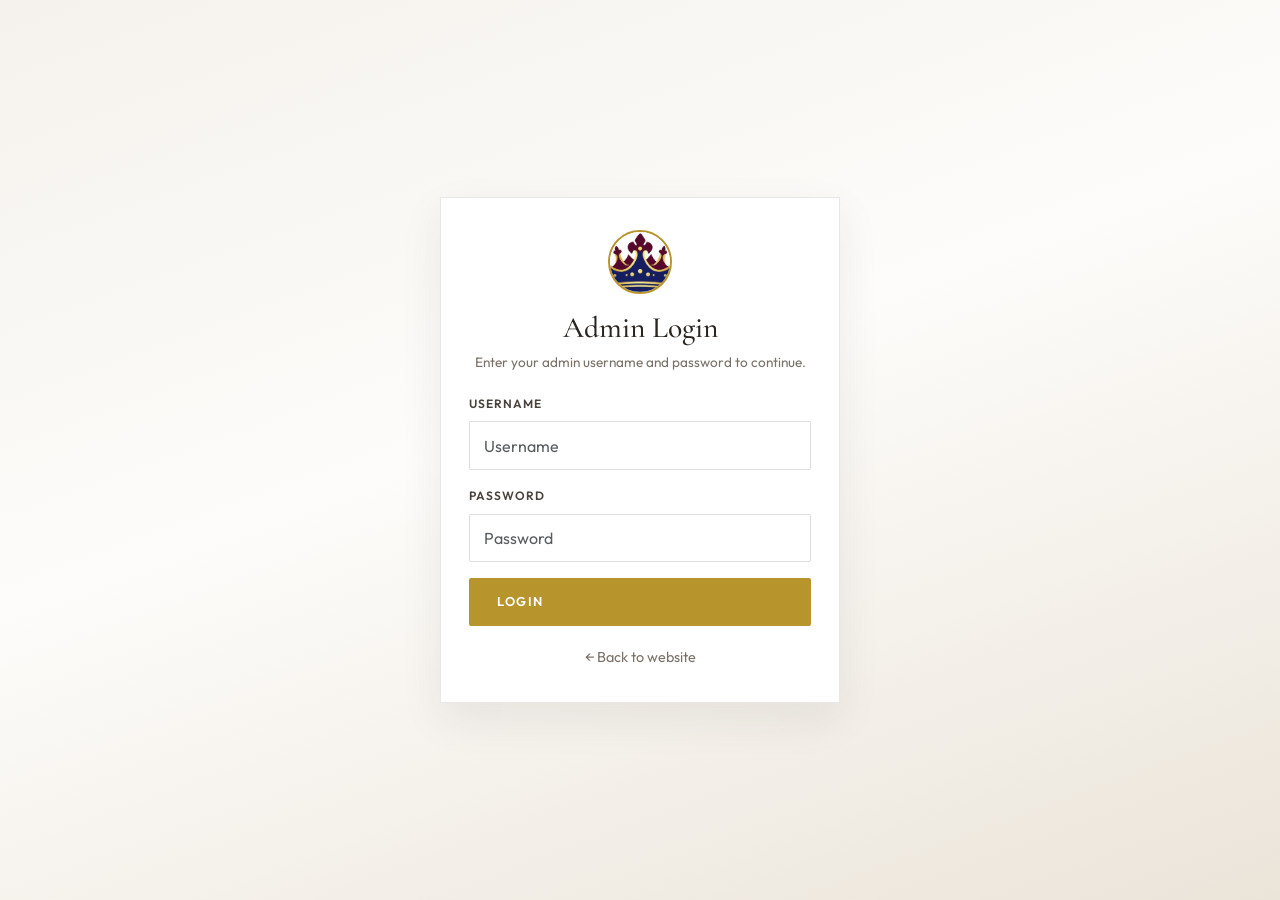
<file: admin/index.html>
<!DOCTYPE html>
<html lang="en">
<head>
  <meta charset="UTF-8">
  <meta name="viewport" content="width=device-width, initial-scale=1.0">
  <title>Admin | The King Rugs</title>
  <link rel="icon" href="../images/logo2.jpeg" type="image/jpeg">
  <link href="https://cdn.jsdelivr.net/npm/bootstrap@5.3.0/dist/css/bootstrap.min.css" rel="stylesheet">
  <link rel="stylesheet" href="https://cdn.jsdelivr.net/npm/bootstrap-icons@1.11.1/font/bootstrap-icons.css">
  <link rel="preconnect" href="https://fonts.googleapis.com">
  <link rel="preconnect" href="https://fonts.gstatic.com" crossorigin>
  <link href="https://fonts.googleapis.com/css2?family=Cormorant+Garamond:wght@500;600;700&family=Outfit:wght@300;400;500;600&display=swap" rel="stylesheet">
  <link rel="stylesheet" href="../css/style.css">
  <link rel="stylesheet" href="../css/admin.css">
</head>
<body class="admin-body">

  <section id="login-view" class="admin-login">
    <div class="admin-login-card">
      <img src="../images/logo2.jpeg" alt="Logo" class="admin-logo">
      <h1>Admin Login</h1>
      <p class="admin-hint">Enter your admin username and password to continue.</p>
      <form id="login-form" autocomplete="off">
        <div class="mb-3">
          <label class="form-label" for="username">Username</label>
          <input type="text" id="username" name="tkr_u" class="form-control" placeholder="Username"
                 autocomplete="off" autocapitalize="off" spellcheck="false" readonly required>
        </div>
        <div class="mb-3">
          <label class="form-label" for="password">Password</label>
          <input type="password" id="password" name="tkr_p" class="form-control" placeholder="Password"
                 autocomplete="new-password" readonly required>
        </div>
        <p id="login-error" class="admin-error d-none">Wrong username or password.</p>
        <button type="submit" class="btn-king w-100">Login</button>
      </form>
      <a href="../index.html" class="admin-back">← Back to website</a>
    </div>
  </section>

  <section id="dashboard-view" class="admin-dashboard d-none">
    <header class="admin-topbar">
      <div class="container d-flex align-items-center justify-content-between flex-wrap gap-2">
        <div class="d-flex align-items-center gap-2">
          <img src="../images/logo2.jpeg" alt="" width="36" height="36" style="border-radius:50%;object-fit:cover;">
          <strong>The King Rugs — Admin</strong>
        </div>
        <div class="d-flex gap-2">
          <a href="../products.html" class="btn btn-sm btn-outline-secondary">Products page</a>
          <a href="../index.html" class="btn btn-sm btn-outline-secondary">Website</a>
          <button type="button" id="logout-btn" class="btn btn-sm btn-dark">Logout</button>
        </div>
      </div>
    </header>

    <div class="container py-4">
      <!-- PRODUCTS -->
      <div id="tab-products" class="admin-tab-panel">
        <div class="d-flex align-items-center justify-content-between flex-wrap gap-2 mb-3">
          <div>
            <h2 class="admin-page-title mb-1">Manage Products</h2>
            <p class="text-muted mb-0 small">
              Edit name, size, MRP and discount %. Sale price calculates automatically.
            </p>
          </div>
          <div class="d-flex gap-2">
            <button type="button" id="save-products-btn" class="btn btn-sm btn-king">
              <i class="bi bi-check2"></i> Save products
            </button>
            <button type="button" id="reset-products-btn" class="btn btn-sm btn-outline-secondary">
              Reset defaults
            </button>
          </div>
        </div>
        <p id="products-save-msg" class="admin-save-msg d-none"></p>
        <div class="table-responsive">
          <table class="table admin-table admin-products-table">
            <thead>
              <tr>
                <th>#</th>
                <th>Image</th>
                <th>Product name</th>
                <th>Material</th>
                <th>Size</th>
                <th>MRP (₹)</th>
                <th>Discount %</th>
                <th>Sale price</th>
              </tr>
            </thead>
            <tbody id="products-admin-body"></tbody>
          </table>
        </div>
      </div>

    </div>
  </section>

  <script src="../js/products-data.js"></script>
  <script src="../js/admin.js"></script>
</body>
</html>
</file>
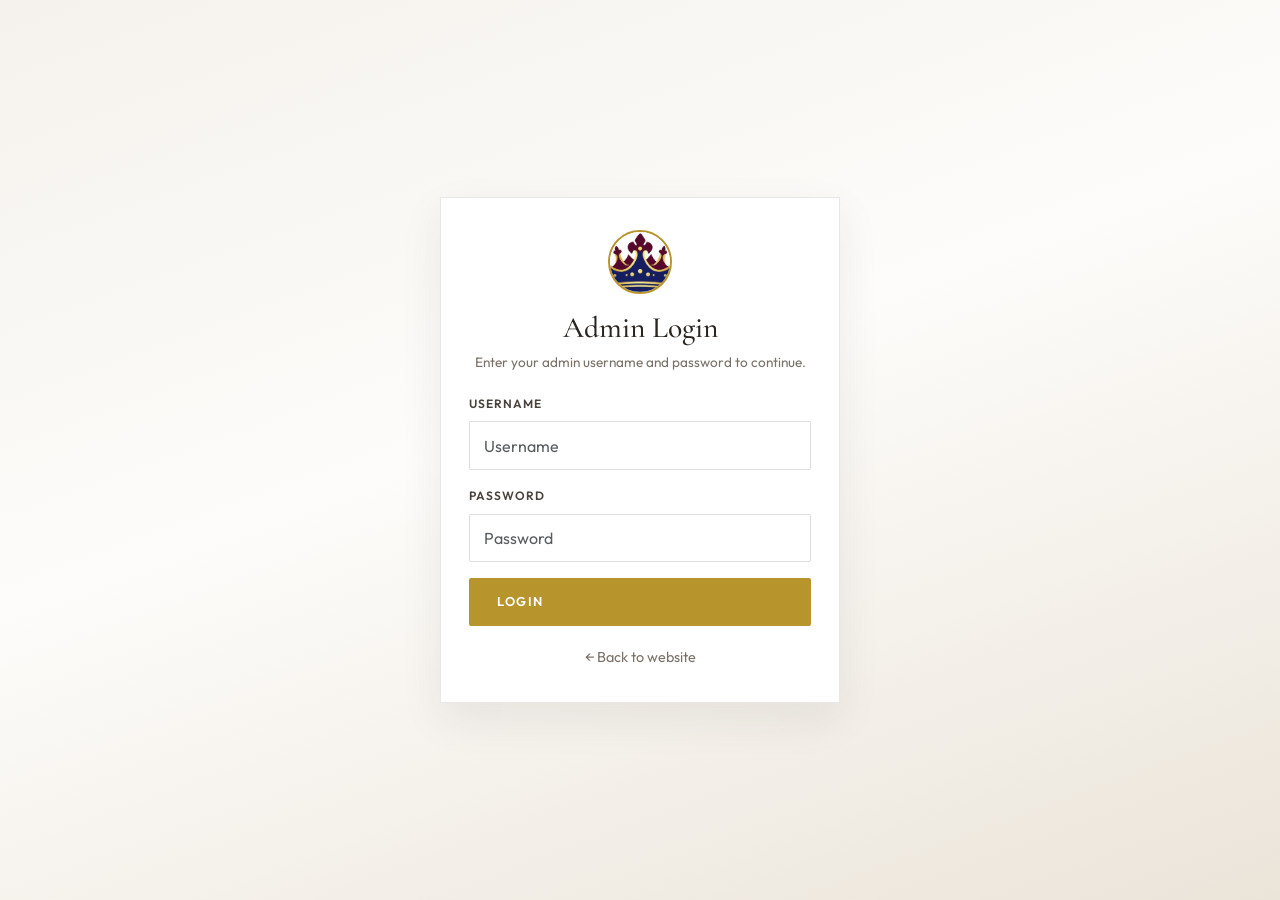
<file: admin.html>
<!DOCTYPE html>
<html lang="en">
<head>
  <meta charset="UTF-8">
  <meta name="viewport" content="width=device-width, initial-scale=1.0">
  <title>Admin | The King Rugs</title>
  <link rel="icon" href="images/logo2.jpeg" type="image/jpeg">
  <link href="https://cdn.jsdelivr.net/npm/bootstrap@5.3.0/dist/css/bootstrap.min.css" rel="stylesheet">
  <link rel="stylesheet" href="https://cdn.jsdelivr.net/npm/bootstrap-icons@1.11.1/font/bootstrap-icons.css">
  <link rel="preconnect" href="https://fonts.googleapis.com">
  <link rel="preconnect" href="https://fonts.gstatic.com" crossorigin>
  <link href="https://fonts.googleapis.com/css2?family=Cormorant+Garamond:wght@500;600;700&family=Outfit:wght@300;400;500;600&display=swap" rel="stylesheet">
  <link rel="stylesheet" href="css/style.css">
  <link rel="stylesheet" href="css/admin.css">
</head>
<body class="admin-body">

  <section id="login-view" class="admin-login">
    <div class="admin-login-card">
      <img src="images/logo2.jpeg" alt="Logo" class="admin-logo">
      <h1>Admin Login</h1>
      <p class="admin-hint">Enter your admin username and password to continue.</p>
      <form id="login-form" autocomplete="off">
        <div class="mb-3">
          <label class="form-label" for="username">Username</label>
          <input type="text" id="username" name="tkr_u" class="form-control" placeholder="Username"
                 autocomplete="off" autocapitalize="off" spellcheck="false" readonly required>
        </div>
        <div class="mb-3">
          <label class="form-label" for="password">Password</label>
          <input type="password" id="password" name="tkr_p" class="form-control" placeholder="Password"
                 autocomplete="new-password" readonly required>
        </div>
        <p id="login-error" class="admin-error d-none">Wrong username or password.</p>
        <button type="submit" class="btn-king w-100">Login</button>
      </form>
      <a href="index.html" class="admin-back">← Back to website</a>
    </div>
  </section>

  <section id="dashboard-view" class="admin-dashboard d-none">
    <header class="admin-topbar">
      <div class="container d-flex align-items-center justify-content-between flex-wrap gap-2">
        <div class="d-flex align-items-center gap-2">
          <img src="images/logo2.jpeg" alt="" width="36" height="36" style="border-radius:50%;object-fit:cover;">
          <strong>The King Rugs — Admin</strong>
        </div>
        <div class="d-flex gap-2">
          <a href="products.html" class="btn btn-sm btn-outline-secondary">Products page</a>
          <a href="index.html" class="btn btn-sm btn-outline-secondary">Website</a>
          <button type="button" id="logout-btn" class="btn btn-sm btn-dark">Logout</button>
        </div>
      </div>
    </header>

    <div class="container py-4">
      <!-- PRODUCTS -->
      <div id="tab-products" class="admin-tab-panel">
        <div class="d-flex align-items-center justify-content-between flex-wrap gap-2 mb-3">
          <div>
            <h2 class="admin-page-title mb-1">Manage Products</h2>
            <p class="text-muted mb-0 small">
              Edit name, size, MRP and discount %. Sale price calculates automatically.
            </p>
          </div>
          <div class="d-flex gap-2">
            <button type="button" id="save-products-btn" class="btn btn-sm btn-king">
              <i class="bi bi-check2"></i> Save products
            </button>
            <button type="button" id="reset-products-btn" class="btn btn-sm btn-outline-secondary">
              Reset defaults
            </button>
          </div>
        </div>
        <p id="products-save-msg" class="admin-save-msg d-none"></p>
        <div class="table-responsive">
          <table class="table admin-table admin-products-table">
            <thead>
              <tr>
                <th>#</th>
                <th>Image</th>
                <th>Product name</th>
                <th>Material</th>
                <th>Size</th>
                <th>MRP (₹)</th>
                <th>Discount %</th>
                <th>Sale price</th>
              </tr>
            </thead>
            <tbody id="products-admin-body"></tbody>
          </table>
        </div>
      </div>

    </div>
  </section>

  <script src="js/products-data.js"></script>
  <script src="js/admin.js"></script>
</body>
</html>
</file>
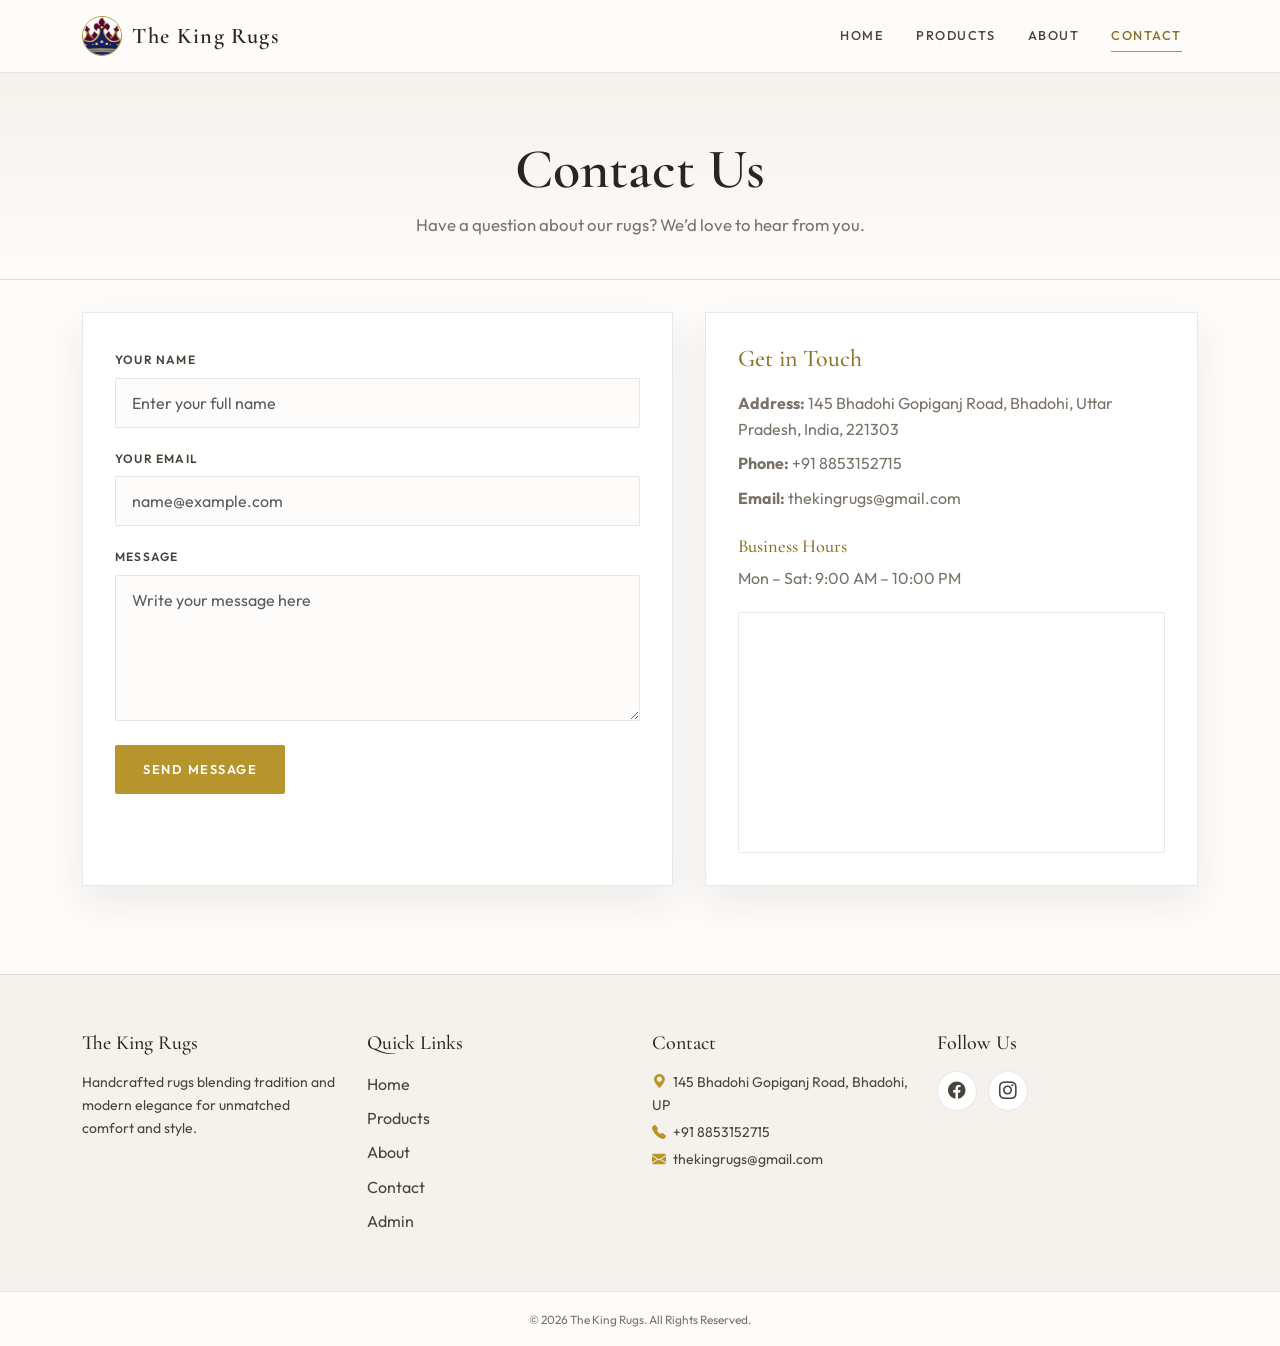
<file: contact.html>
<!DOCTYPE html>
<html lang="en">
<head>
  <meta charset="UTF-8">
  <meta name="viewport" content="width=device-width, initial-scale=1.0">
  <title>The King Rugs | Contact</title>
  <link rel="icon" href="images/logo2.jpeg" type="image/jpeg">
  <link href="https://cdn.jsdelivr.net/npm/bootstrap@5.3.0/dist/css/bootstrap.min.css" rel="stylesheet">
  <link rel="stylesheet" href="https://cdn.jsdelivr.net/npm/bootstrap-icons@1.11.1/font/bootstrap-icons.css">
  <link rel="preconnect" href="https://fonts.googleapis.com">
  <link rel="preconnect" href="https://fonts.gstatic.com" crossorigin>
  <link href="https://fonts.googleapis.com/css2?family=Cormorant+Garamond:wght@500;600;700&family=Outfit:wght@300;400;500;600&display=swap" rel="stylesheet">
  <link rel="stylesheet" href="css/style.css">
</head>
<body>

  <header class="site-nav">
    <nav class="navbar navbar-expand-lg">
      <div class="container">
        <a class="navbar-brand" href="index.html">
          <img src="images/logo2.jpeg" alt="The King Rugs Logo">
          <span class="brand-name">The King Rugs</span>
        </a>
        <button class="navbar-toggler" type="button" data-bs-toggle="collapse" data-bs-target="#navbarNav"
                aria-controls="navbarNav" aria-expanded="false" aria-label="Toggle navigation">
          <span class="navbar-toggler-icon"></span>
        </button>
        <div class="collapse navbar-collapse" id="navbarNav">
          <ul class="navbar-nav ms-auto">
            <li class="nav-item"><a class="nav-link" href="index.html">Home</a></li>
            <li class="nav-item"><a class="nav-link" href="products.html">Products</a></li>
            <li class="nav-item"><a class="nav-link" href="about.html">About</a></li>
            <li class="nav-item"><a class="nav-link active" href="contact.html">Contact</a></li>
          </ul>
        </div>
      </div>
    </nav>
  </header>

  <section class="page-hero">
    <div class="container reveal">
      <h1>Contact Us</h1>
      <p class="section-sub mb-0">Have a question about our rugs? We’d love to hear from you.</p>
    </div>
  </section>

  <section class="section" style="padding-top:2rem;">
    <div class="container">
      <div class="contact-layout">
        <form class="contact-form reveal">
          <div class="mb-3">
            <label for="name" class="form-label">Your Name</label>
            <input type="text" class="form-control" id="name" placeholder="Enter your full name" required>
          </div>
          <div class="mb-3">
            <label for="email" class="form-label">Your Email</label>
            <input type="email" class="form-control" id="email" placeholder="name@example.com" required>
          </div>
          <div class="mb-4">
            <label for="message" class="form-label">Message</label>
            <textarea class="form-control" id="message" rows="5" placeholder="Write your message here" required></textarea>
          </div>
          <button type="submit" class="btn-king">Send Message</button>
        </form>

        <div class="contact-info reveal reveal-delay-1">
          <h5>Get in Touch</h5>
          <p><strong>Address:</strong> 145 Bhadohi Gopiganj Road, Bhadohi, Uttar Pradesh, India, 221303</p>
          <p><strong>Phone:</strong> <a href="tel:+918853152715">+91 8853152715</a></p>
          <p><strong>Email:</strong> <a href="mailto:thekingrugs@gmail.com">thekingrugs@gmail.com</a></p>
          <h6 class="mt-4 mb-2" style="font-family:var(--font-display);color:var(--gold-deep);font-size:1.15rem;">Business Hours</h6>
          <p class="mb-0">Mon – Sat: 9:00 AM – 10:00 PM</p>
          <div class="map-wrap ratio ratio-16x9">
            <iframe
              src="https://www.google.com/maps/embed?pb=!1m18!1m12!1m3!1d3690.21286331287!2d82.49172227548225!3d25.347706077614326!2m3!1f0!2f0!3f0!3m2!1i1024!2i768!4f13.1!3m3!1m2!1s0x398fde037ccb13df%3A0x487405bea24c76ec!2sBhadohi%20-%20Gopiganj%20Rd%2C%20Uttar%20Pradesh!5e1!3m2!1sen!2sin!4v1754805284350!5m2!1sen!2sin"
              style="border:0;" allowfullscreen="" loading="lazy"
              referrerpolicy="no-referrer-when-downgrade"
              title="The King Rugs location"></iframe>
          </div>
        </div>
      </div>
    </div>
  </section>

  <div class="modal fade send-modal" id="sendModal" tabindex="-1" aria-labelledby="sendModalTitle" aria-hidden="true">
    <div class="modal-dialog modal-dialog-centered">
      <div class="modal-content">
        <button type="button" class="send-modal-close" data-bs-dismiss="modal" aria-label="Close">
          <i class="bi bi-x-lg"></i>
        </button>

        <div class="send-modal-head">
          <span class="send-modal-icon"><i class="bi bi-info-lg"></i></span>
          <h3 id="sendModalTitle">Messaging is not available right now</h3>
          <p>Please reach us directly on WhatsApp, email or phone below.</p>
        </div>

        <div class="send-options">
          <a class="send-option send-option--whatsapp" id="send-whatsapp" href="#" target="_blank" rel="noopener">
            <span class="send-option-icon"><i class="bi bi-whatsapp"></i></span>
            <span class="send-option-text">
              <strong>WhatsApp</strong>
              <small>+91 8853152715</small>
            </span>
            <i class="bi bi-chevron-right send-option-arrow"></i>
          </a>
          <a class="send-option send-option--email" id="send-email" href="#">
            <span class="send-option-icon"><i class="bi bi-envelope-fill"></i></span>
            <span class="send-option-text">
              <strong>Email</strong>
              <small>thekingrugs@gmail.com</small>
            </span>
            <i class="bi bi-chevron-right send-option-arrow"></i>
          </a>
          <a class="send-option send-option--call" href="tel:+918853152715">
            <span class="send-option-icon"><i class="bi bi-telephone-fill"></i></span>
            <span class="send-option-text">
              <strong>Call us</strong>
              <small>Mon – Sat, 9 AM – 10 PM</small>
            </span>
            <i class="bi bi-chevron-right send-option-arrow"></i>
          </a>
        </div>
      </div>
    </div>
  </div>

  <footer class="site-footer">
    <div class="container">
      <div class="row gy-4 footer-grid">
        <div class="col-12 col-md-3 footer-about">
          <h5>The King Rugs</h5>
          <p class="small">Handcrafted rugs blending tradition and modern elegance for unmatched comfort and style.</p>
        </div>
        <div class="col-6 col-md-3 footer-links">
          <h5>Quick Links</h5>
          <ul class="list-unstyled">
            <li class="mb-2"><a href="index.html">Home</a></li>
            <li class="mb-2"><a href="products.html">Products</a></li>
            <li class="mb-2"><a href="about.html">About</a></li>
            <li class="mb-2"><a href="contact.html">Contact</a></li>
            <li class="mb-2"><a href="admin.html">Admin</a></li>
          </ul>
        </div>
        <div class="col-6 col-md-3 footer-contact">
          <h5>Contact</h5>
          <p class="small mb-1"><i class="bi bi-geo-alt-fill me-1" style="color:var(--gold)"></i> 145 Bhadohi Gopiganj Road, Bhadohi, UP</p>
          <p class="small mb-1"><i class="bi bi-telephone-fill me-1" style="color:var(--gold)"></i> +91 8853152715</p>
          <p class="small"><i class="bi bi-envelope-fill me-1" style="color:var(--gold)"></i> thekingrugs@gmail.com</p>
        </div>
        <div class="col-12 col-md-3 footer-social">
          <h5>Follow Us</h5>
          <a href="https://www.facebook.com/the.king.rugs" target="_blank" rel="noopener" class="social-link" aria-label="Facebook"><i class="bi bi-facebook"></i></a>
          <a href="https://www.instagram.com/naushadali120693" target="_blank" rel="noopener" class="social-link" aria-label="Instagram"><i class="bi bi-instagram"></i></a>
        </div>
      </div>
    </div>
    <div class="footer-bottom">
      <small>&copy; <span class="js-year"></span> The King Rugs. All Rights Reserved.</small>
    </div>
  </footer>

  <script src="https://cdn.jsdelivr.net/npm/bootstrap@5.3.0/dist/js/bootstrap.bundle.min.js"></script>
  <script src="js/main.js"></script>
  <script src="js/contact-popup.js"></script>
</body>
</html>
</file>
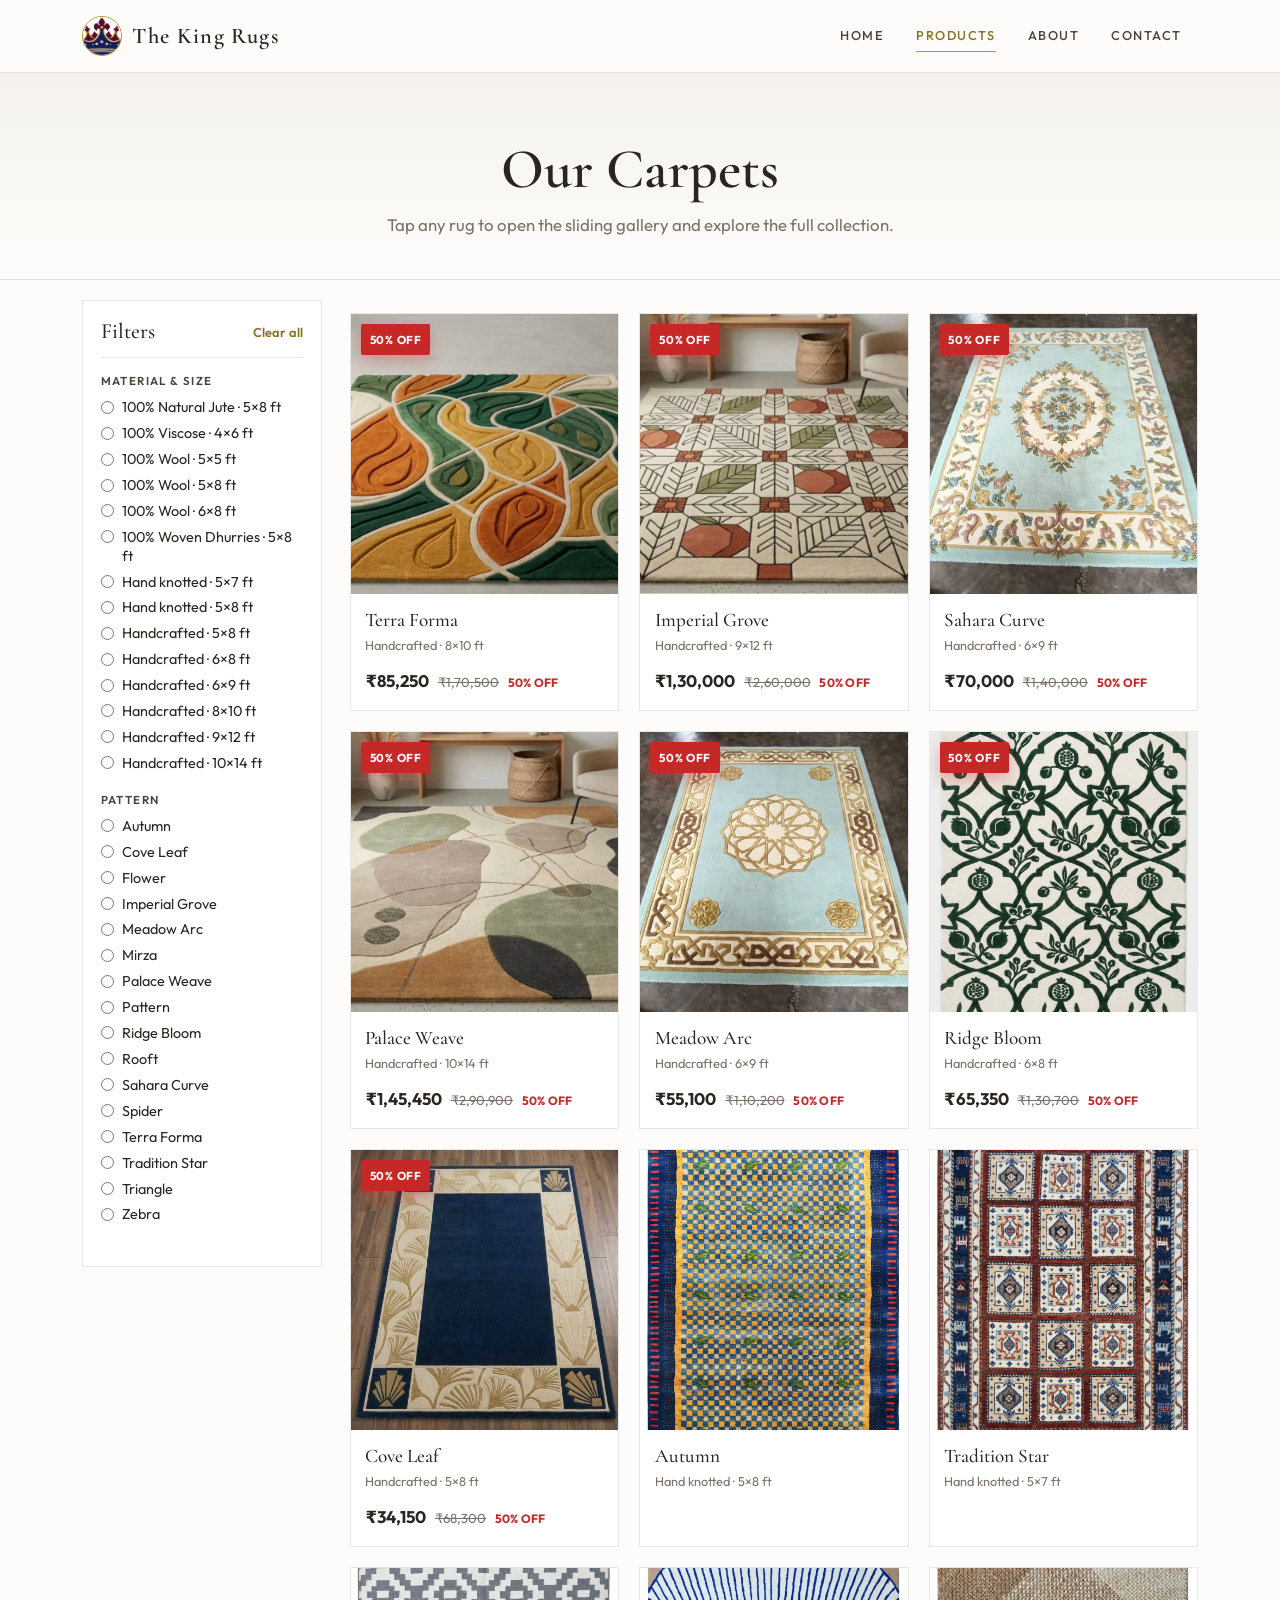
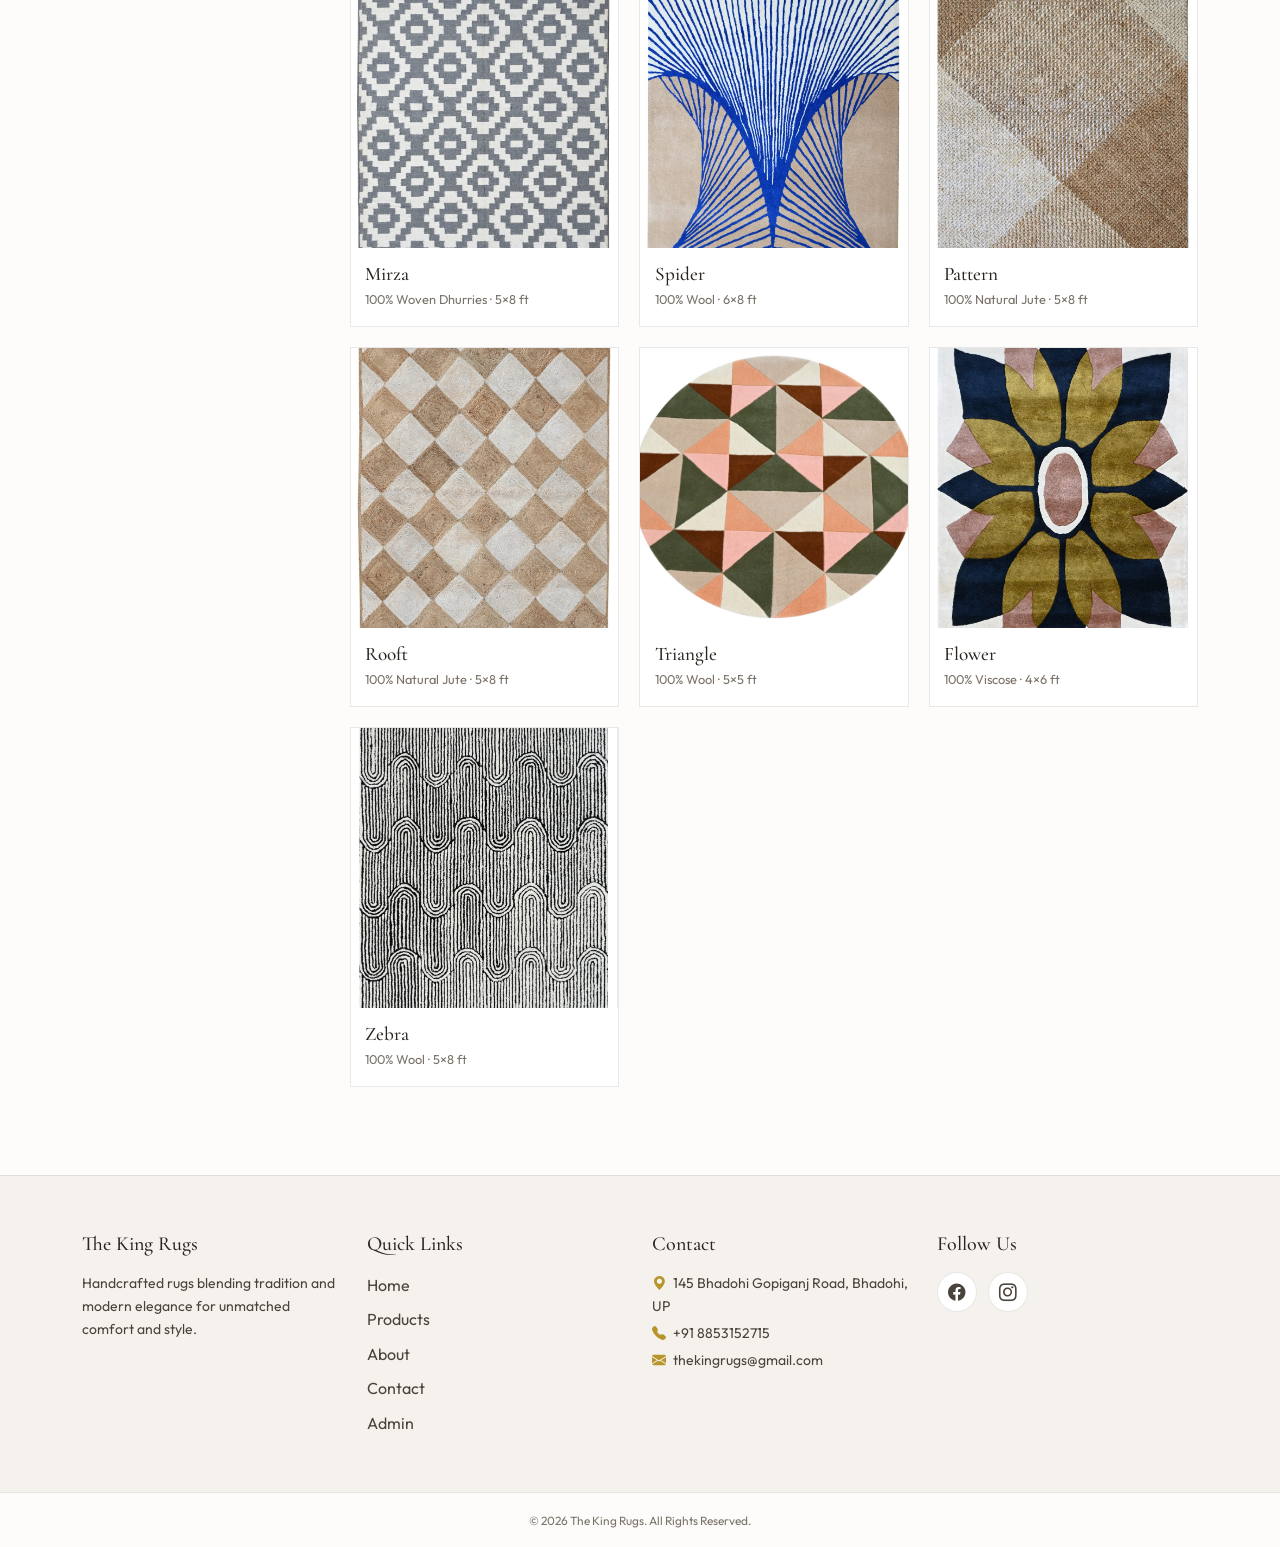
<file: products.html>
<!DOCTYPE html>
<html lang="en">
<head>
  <meta charset="UTF-8">
  <meta name="viewport" content="width=device-width, initial-scale=1.0">
  <title>The King Rugs | Products</title>
  <link rel="icon" href="images/logo2.jpeg" type="image/jpeg">
  <link href="https://cdn.jsdelivr.net/npm/bootstrap@5.3.0/dist/css/bootstrap.min.css" rel="stylesheet">
  <link rel="stylesheet" href="https://cdn.jsdelivr.net/npm/bootstrap-icons@1.11.1/font/bootstrap-icons.css">
  <link rel="preconnect" href="https://fonts.googleapis.com">
  <link rel="preconnect" href="https://fonts.gstatic.com" crossorigin>
  <link href="https://fonts.googleapis.com/css2?family=Cormorant+Garamond:wght@500;600;700&family=Outfit:wght@300;400;500;600&display=swap" rel="stylesheet">
  <link rel="stylesheet" href="css/style.css">
</head>
<body>

  <header class="site-nav">
    <nav class="navbar navbar-expand-lg">
      <div class="container">
        <a class="navbar-brand" href="index.html">
          <img src="images/logo2.jpeg" alt="The King Rugs Logo">
          <span class="brand-name">The King Rugs</span>
        </a>
        <button class="navbar-toggler" type="button" data-bs-toggle="collapse" data-bs-target="#navbarNav"
                aria-controls="navbarNav" aria-expanded="false" aria-label="Toggle navigation">
          <span class="navbar-toggler-icon"></span>
        </button>
        <div class="collapse navbar-collapse" id="navbarNav">
          <ul class="navbar-nav ms-auto">
            <li class="nav-item"><a class="nav-link" href="index.html">Home</a></li>
            <li class="nav-item"><a class="nav-link active" href="products.html">Products</a></li>
            <li class="nav-item"><a class="nav-link" href="about.html">About</a></li>
            <li class="nav-item"><a class="nav-link" href="contact.html">Contact</a></li>
          </ul>
        </div>
      </div>
    </nav>
  </header>

  <section class="page-hero">
    <div class="container reveal">
      <h1>Our Carpets</h1>
      <p class="section-sub mb-0">Tap any rug to open the sliding gallery and explore the full collection.</p>
    </div>
  </section>

  <section class="section products-section" style="padding-top:1.25rem;">
    <div class="container">
      <div class="products-layout">

        <!-- Filters: material + size together -->
        <aside class="product-filters" id="product-filters">
          <div class="filter-head">
            <h2>Filters</h2>
            <div class="filter-head-actions">
              <button type="button" class="filter-clear" id="filter-clear">Clear all</button>
              <button type="button" class="filter-close" id="filter-close" aria-label="Close filters">
                <i class="bi bi-x-lg"></i>
              </button>
            </div>
          </div>
          <div class="filter-group" id="filter-combo-group">
            <h3>Material &amp; Size</h3>
            <div class="filter-options" id="filter-combo"></div>
          </div>
          <div class="filter-group" id="filter-pattern-group">
            <h3>Pattern</h3>
            <div class="filter-options" id="filter-pattern"></div>
          </div>
        </aside>

        <div class="products-main">
          <div class="products-toolbar">
            <button type="button" class="filter-toggle" id="filter-toggle">
              <i class="bi bi-funnel"></i> Filter
            </button>
          </div>

          <div class="product-grid" id="product-grid">
            <!-- filled by js/products-render.js -->
          </div>

          <p class="products-empty d-none" id="products-empty">No carpets match these filters.</p>
        </div>
      </div>
    </div>
  </section>

  <div class="filter-backdrop d-none" id="filter-backdrop"></div>

  <footer class="site-footer">
    <div class="container">
      <div class="row gy-4 footer-grid">
        <div class="col-12 col-md-3 footer-about">
          <h5>The King Rugs</h5>
          <p class="small">Handcrafted rugs blending tradition and modern elegance for unmatched comfort and style.</p>
        </div>
        <div class="col-6 col-md-3 footer-links">
          <h5>Quick Links</h5>
          <ul class="list-unstyled">
            <li class="mb-2"><a href="index.html">Home</a></li>
            <li class="mb-2"><a href="products.html">Products</a></li>
            <li class="mb-2"><a href="about.html">About</a></li>
            <li class="mb-2"><a href="contact.html">Contact</a></li>
            <li class="mb-2"><a href="admin.html">Admin</a></li>
          </ul>
        </div>
        <div class="col-6 col-md-3 footer-contact">
          <h5>Contact</h5>
          <p class="small mb-1"><i class="bi bi-geo-alt-fill me-1" style="color:var(--gold)"></i> 145 Bhadohi Gopiganj Road, Bhadohi, UP</p>
          <p class="small mb-1"><i class="bi bi-telephone-fill me-1" style="color:var(--gold)"></i> +91 8853152715</p>
          <p class="small"><i class="bi bi-envelope-fill me-1" style="color:var(--gold)"></i> thekingrugs@gmail.com</p>
        </div>
        <div class="col-12 col-md-3 footer-social">
          <h5>Follow Us</h5>
          <a href="https://www.facebook.com/the.king.rugs" target="_blank" rel="noopener" class="social-link" aria-label="Facebook"><i class="bi bi-facebook"></i></a>
          <a href="https://www.instagram.com/naushadali120693" target="_blank" rel="noopener" class="social-link" aria-label="Instagram"><i class="bi bi-instagram"></i></a>
        </div>
      </div>
    </div>
    <div class="footer-bottom">
      <small>&copy; <span class="js-year"></span> The King Rugs. All Rights Reserved.</small>
    </div>
  </footer>

  <script src="https://cdn.jsdelivr.net/npm/bootstrap@5.3.0/dist/js/bootstrap.bundle.min.js"></script>
  <script src="js/products-data.js"></script>
  <script src="js/products-render.js"></script>
  <script src="js/main.js"></script>
  <script src="js/products-filter.js"></script>
</body>
</html>
</file>
<file: css/style.css>
/* The King Rugs — classic light design */
:root {
  --ink: #2a2520;
  --ink-soft: #4a433c;
  --surface: #ffffff;
  --surface-soft: #f5f2ed;
  --surface-warm: #f0ebe3;
  --gold: #b8952c;
  --gold-bright: #d4af37;
  --gold-deep: #8a7020;
  --cream: #fdfcfa;
  --muted: #7a7268;
  --line: rgba(42, 37, 32, 0.1);
  --white: #ffffff;
  --shadow: 0 16px 40px rgba(42, 37, 32, 0.08);
  --radius: 2px;
  --font-display: "Cormorant Garamond", Georgia, serif;
  --font-body: "Outfit", system-ui, sans-serif;
  --nav-h: 72px;
  --ease: cubic-bezier(0.22, 1, 0.36, 1);
}

*,
*::before,
*::after {
  box-sizing: border-box;
}

html {
  scroll-behavior: smooth;
  overflow-x: clip;
}

body {
  margin: 0;
  font-family: var(--font-body);
  color: var(--ink);
  background: var(--cream);
  line-height: 1.65;
  overflow-x: hidden;
  overflow-x: clip;
}

img {
  max-width: 100%;
  display: block;
}

a {
  text-decoration: none;
  color: inherit;
  transition: color 0.3s var(--ease);
}

/* ---------- Typography ---------- */
.section-title {
  font-family: var(--font-display);
  font-size: clamp(2rem, 4vw, 3rem);
  font-weight: 600;
  color: var(--ink);
  letter-spacing: 0.02em;
  margin-bottom: 0.5rem;
}

.section-sub {
  color: var(--muted);
  max-width: 36rem;
  margin: 0 auto 2.5rem;
  font-size: 1.05rem;
}

.gold-text {
  color: var(--gold-deep);
}

/* ---------- Navbar (mobile-safe) ---------- */
.site-nav {
  position: fixed;
  top: 0;
  left: 0;
  right: 0;
  z-index: 1050;
  min-height: var(--nav-h);
  height: auto;
  overflow: visible;
  background: rgba(253, 252, 250, 0.97);
  backdrop-filter: blur(14px);
  border-bottom: 1px solid var(--line);
  transition: box-shadow 0.35s var(--ease);
}

.site-nav.scrolled {
  box-shadow: 0 8px 28px rgba(42, 37, 32, 0.08);
}

.site-nav .navbar {
  min-height: var(--nav-h);
  height: auto;
  padding-top: 0.65rem;
  padding-bottom: 0.65rem;
}

.navbar-brand {
  display: flex;
  align-items: center;
  gap: 0.65rem;
}

.navbar-brand img {
  width: 40px;
  height: 40px;
  object-fit: cover;
  border-radius: 50%;
  border: 1.5px solid var(--gold);
}

.brand-name {
  font-family: var(--font-display);
  font-size: 1.4rem;
  font-weight: 600;
  letter-spacing: 0.06em;
  color: var(--ink);
  white-space: nowrap;
}

@media (max-width: 359.98px) {
  .navbar-brand {
    gap: 0.5rem;
    margin-right: 0.5rem;
  }

  .navbar-brand img {
    width: 34px;
    height: 34px;
  }

  .brand-name {
    font-size: 1.2rem;
    letter-spacing: 0.03em;
  }
}

.navbar-nav .nav-link {
  font-family: var(--font-body);
  font-size: 0.8rem;
  font-weight: 500;
  letter-spacing: 0.12em;
  text-transform: uppercase;
  color: var(--ink-soft) !important;
  padding: 0.55rem 1rem !important;
  position: relative;
}

.navbar-nav .nav-link::after {
  content: "";
  position: absolute;
  left: 1rem;
  right: 1rem;
  bottom: 0.2rem;
  height: 1.5px;
  background: var(--gold);
  transform: scaleX(0);
  transform-origin: center;
  transition: transform 0.35s var(--ease);
}

.navbar-nav .nav-link:hover,
.navbar-nav .nav-link.active {
  color: var(--gold-deep) !important;
}

.navbar-nav .nav-link:hover::after,
.navbar-nav .nav-link.active::after {
  transform: scaleX(1);
}

/* Visible hamburger on all devices */
.navbar-toggler {
  flex: 0 0 auto;
  width: 44px;
  height: 40px;
  display: inline-flex;
  align-items: center;
  justify-content: center;
  border: 1.5px solid rgba(42, 37, 32, 0.2) !important;
  border-radius: var(--radius);
  padding: 0;
  box-shadow: none !important;
  background: var(--white);
  transition: border-color 0.25s var(--ease), background 0.25s var(--ease);
  -webkit-tap-highlight-color: transparent;
}

.navbar-toggler:focus {
  box-shadow: none !important;
}

.navbar-toggler:focus-visible {
  outline: 2px solid var(--gold);
  outline-offset: 2px;
}

.navbar-toggler:not(.collapsed)[aria-expanded="true"] {
  border-color: var(--gold) !important;
  background: var(--surface-soft);
}

.navbar-toggler-icon {
  width: 1.35rem;
  height: 1.35rem;
  background-image: none !important;
  position: relative;
  display: inline-block;
}

.navbar-toggler-icon::before,
.navbar-toggler-icon::after,
.navbar-toggler-icon {
  background-color: transparent;
}

.navbar-toggler-icon::before,
.navbar-toggler-icon::after {
  content: "";
  position: absolute;
  left: 0;
  right: 0;
  height: 2px;
  background: var(--ink);
  border-radius: 1px;
}

.navbar-toggler-icon::before {
  top: 0.28rem;
  box-shadow: 0 0.38rem 0 var(--ink);
}

.navbar-toggler-icon::after {
  bottom: 0.28rem;
}

/* Mobile dropdown panel — always readable */
@media (max-width: 991.98px) {
  .site-nav .navbar-collapse {
    background: var(--white);
    border: 1px solid var(--line);
    border-radius: var(--radius);
    margin-top: 0.75rem;
    padding: 0.75rem 0.5rem 1rem;
    box-shadow: var(--shadow);
  }

  .navbar-nav .nav-link {
    padding: 0.85rem 1rem !important;
    border-bottom: 1px solid var(--line);
    letter-spacing: 0.1em;
  }

  .navbar-nav .nav-item:last-child .nav-link {
    border-bottom: none;
  }

  .navbar-nav .nav-link::after {
    display: none;
  }

  .navbar-nav .nav-link.active {
    background: var(--surface-soft);
    color: var(--gold-deep) !important;
  }
}

/* ---------- Buttons ---------- */
.btn-king {
  display: inline-flex;
  align-items: center;
  gap: 0.5rem;
  padding: 0.85rem 1.75rem;
  font-family: var(--font-body);
  font-size: 0.8rem;
  font-weight: 600;
  letter-spacing: 0.12em;
  text-transform: uppercase;
  background: var(--gold);
  color: var(--white);
  border: none;
  border-radius: var(--radius);
  cursor: pointer;
  transition: transform 0.3s var(--ease), background 0.3s var(--ease), box-shadow 0.3s var(--ease);
}

.btn-king:hover {
  background: var(--gold-deep);
  color: var(--white);
  transform: translateY(-2px);
  box-shadow: 0 12px 28px rgba(184, 149, 44, 0.3);
}

.btn-king-outline {
  background: transparent;
  color: var(--white);
  border: 1.5px solid rgba(255, 255, 255, 0.85);
}

.btn-king-outline:hover {
  background: var(--white);
  color: var(--ink);
  border-color: var(--white);
  box-shadow: none;
}

.btn-king-light {
  background: var(--white);
  color: var(--ink);
  border: 1.5px solid var(--line);
}

.btn-king-light:hover {
  background: var(--surface-soft);
  color: var(--ink);
  border-color: var(--gold);
  box-shadow: none;
}

/* ---------- Hero slider ---------- */
.hero {
  position: relative;
  height: 100vh;
  min-height: 560px;
  overflow: hidden;
}

.hero-slider {
  position: absolute;
  inset: 0;
}

.hero-slide {
  position: absolute;
  inset: 0;
  opacity: 0;
  visibility: hidden;
  transition: opacity 1.1s var(--ease), visibility 1.1s;
}

.hero-slide.active {
  opacity: 1;
  visibility: visible;
  z-index: 1;
}

.hero-slide img {
  width: 100%;
  height: 100%;
  object-fit: cover;
  transform: scale(1.08);
  transition: transform 8s linear;
}

.hero-slide.active img {
  transform: scale(1);
}

.hero-overlay {
  position: absolute;
  inset: 0;
  z-index: 2;
  background:
    linear-gradient(90deg, rgba(20, 16, 12, 0.78) 0%, rgba(20, 16, 12, 0.55) 45%, rgba(20, 16, 12, 0.15) 100%),
    linear-gradient(180deg, rgba(20, 16, 12, 0.35) 0%, rgba(20, 16, 12, 0) 35%, rgba(20, 16, 12, 0.6) 100%);
  pointer-events: none;
}

@media (max-width: 767.98px) {
  .hero-overlay {
    background:
      linear-gradient(180deg, rgba(20, 16, 12, 0.45) 0%, rgba(20, 16, 12, 0.62) 50%, rgba(20, 16, 12, 0.78) 100%);
  }
}

.hero-content {
  position: relative;
  z-index: 3;
  height: 100%;
  display: flex;
  flex-direction: column;
  justify-content: flex-end;
  padding: calc(var(--nav-h) + 2rem) 1.5rem 4.5rem;
  max-width: 1100px;
  margin: 0 auto;
  color: var(--white);
}

.hero-brand {
  font-family: var(--font-display);
  font-size: clamp(2.1rem, 5.5vw, 4rem);
  font-weight: 600;
  letter-spacing: 0.03em;
  line-height: 1.12;
  margin: 0 0 1rem;
  max-width: 18ch;
  opacity: 0;
  transform: translateY(28px);
  animation: riseIn 0.9s var(--ease) 0.25s forwards;
  text-shadow: 0 2px 6px rgba(0, 0, 0, 0.45), 0 4px 28px rgba(0, 0, 0, 0.4);
}

.hero-brand span {
  display: inline;
  color: #f0cd63;
}

.hero-lead {
  font-size: clamp(0.92rem, 1.8vw, 1.08rem);
  max-width: 40rem;
  margin: 0 0 1.75rem;
  font-weight: 400;
  line-height: 1.7;
  color: rgba(255, 255, 255, 0.94);
  opacity: 0;
  transform: translateY(24px);
  animation: riseIn 0.9s var(--ease) 0.45s forwards;
  text-shadow: 0 1px 3px rgba(0, 0, 0, 0.55), 0 2px 16px rgba(0, 0, 0, 0.4);
}

@media (max-width: 576px) {
  .hero-content {
    justify-content: center;
    padding-bottom: 5.5rem;
  }

  .hero-lead {
    font-size: 0.88rem;
    line-height: 1.65;
  }
}

.hero-ctas {
  display: flex;
  flex-wrap: wrap;
  gap: 0.85rem;
  opacity: 0;
  transform: translateY(20px);
  animation: riseIn 0.9s var(--ease) 0.65s forwards;
}

.hero-controls {
  position: absolute;
  z-index: 4;
  bottom: 2rem;
  right: 1.5rem;
  display: flex;
  align-items: center;
  gap: 0.75rem;
}

.hero-dots {
  display: flex;
  gap: 0.45rem;
}

.hero-dot {
  width: 10px;
  height: 10px;
  border-radius: 50%;
  border: 1.5px solid rgba(255, 255, 255, 0.75);
  background: transparent;
  padding: 0;
  cursor: pointer;
  transition: background 0.3s, transform 0.3s;
}

.hero-dot.active {
  background: var(--gold-bright);
  border-color: var(--gold-bright);
  transform: scale(1.15);
}

.hero-arrow {
  width: 42px;
  height: 42px;
  border-radius: 50%;
  border: 1.5px solid rgba(255, 255, 255, 0.6);
  background: rgba(255, 255, 255, 0.15);
  color: var(--white);
  display: grid;
  place-items: center;
  cursor: pointer;
  backdrop-filter: blur(6px);
  transition: background 0.3s, border-color 0.3s, transform 0.3s, color 0.3s;
}

.hero-arrow:hover {
  background: var(--white);
  border-color: var(--white);
  color: var(--ink);
  transform: scale(1.05);
}

.hero-progress {
  position: absolute;
  z-index: 4;
  left: 0;
  bottom: 0;
  height: 3px;
  width: 0%;
  background: var(--gold-bright);
  transition: width 0.1s linear;
}

@keyframes riseIn {
  to {
    opacity: 1;
    transform: translateY(0);
  }
}

/* ---------- Sections ---------- */
.section {
  padding: 5.5rem 0;
  background: var(--cream);
}

.section-soft {
  background:
    linear-gradient(180deg, var(--surface-soft) 0%, var(--cream) 100%);
  padding-top: 4.5rem;
  padding-bottom: 5rem;
}

.section-soft .container {
  padding-left: 1.75rem;
  padding-right: 1.75rem;
}

.section-soft .section-title {
  color: var(--ink);
  padding-top: 0.35rem;
}

.section-soft .section-sub {
  color: var(--muted);
  margin-bottom: 2rem;
}

@media (max-width: 576px) {
  .section-soft {
    padding-top: 3.25rem;
  }

  .section-soft .container {
    padding-left: 1.25rem;
    padding-right: 1.25rem;
  }
}

.feature-grid {
  display: grid;
  grid-template-columns: repeat(3, 1fr);
  gap: 2rem;
}

@media (max-width: 767.98px) {
  .feature-grid {
    grid-template-columns: 1fr;
  }
}

.feature-item {
  text-align: left;
  padding: 1.75rem 1.5rem;
  background: var(--white);
  border: 1px solid var(--line);
  opacity: 0;
  transform: translateY(30px);
  transition: opacity 0.7s var(--ease), transform 0.7s var(--ease), box-shadow 0.35s;
}

.feature-item.in-view {
  opacity: 1;
  transform: translateY(0);
}

.feature-item:hover {
  box-shadow: var(--shadow);
}

.feature-num {
  font-family: var(--font-display);
  font-size: 2.25rem;
  color: var(--gold);
  line-height: 1;
  margin-bottom: 0.75rem;
}

.feature-item h3 {
  font-family: var(--font-display);
  font-size: 1.45rem;
  font-weight: 600;
  margin-bottom: 0.6rem;
  color: var(--ink);
}

.feature-item p {
  color: var(--muted);
  margin: 0;
  font-size: 0.98rem;
}

/* ---------- Featured flipping image (full section) ---------- */
.featured-section {
  position: relative;
  height: min(88vh, 760px);
  min-height: 480px;
  overflow: hidden;
  background: #1c1712;
  border-top: 1px solid rgba(212, 175, 55, 0.35);
  border-bottom: 1px solid rgba(212, 175, 55, 0.35);
}

.featured-flip {
  position: absolute;
  inset: 0;
  display: block;
  cursor: pointer;
  perspective: 2000px;
}

.flip-inner {
  position: relative;
  width: 100%;
  height: 100%;
  transform-style: preserve-3d;
  transition: transform 0.6s var(--ease);
}

.flip-face {
  position: absolute;
  inset: 0;
  width: 100%;
  height: 100%;
  object-fit: cover;
  object-position: center;
  backface-visibility: hidden;
  -webkit-backface-visibility: hidden;
}

.flip-back {
  transform: rotateY(180deg);
}

.featured-overlay {
  position: absolute;
  inset: 0;
  z-index: 2;
  pointer-events: none;
  background:
    linear-gradient(180deg, rgba(20, 16, 12, 0.78) 0%, rgba(20, 16, 12, 0.15) 32%, rgba(20, 16, 12, 0.15) 68%, rgba(20, 16, 12, 0.8) 100%);
}

.featured-content {
  position: relative;
  z-index: 3;
  height: 100%;
  display: flex;
  flex-direction: column;
  justify-content: space-between;
  padding-top: 3.5rem;
  padding-bottom: 3rem;
  pointer-events: none;
}

.featured-content a {
  pointer-events: auto;
}

.featured-section .section-title {
  color: #f6efe2;
  text-shadow: 0 2px 14px rgba(0, 0, 0, 0.5);
}

.featured-section .section-title::after {
  content: "";
  display: block;
  width: 56px;
  height: 2px;
  margin: 0.75rem auto 0;
  background: var(--gold-bright);
}

.featured-section .section-sub {
  color: rgba(246, 239, 226, 0.88);
  margin-bottom: 0;
  text-shadow: 0 1px 8px rgba(0, 0, 0, 0.55);
}

.featured-section .btn-king-light {
  background: rgba(20, 16, 12, 0.35);
  color: #f6efe2;
  border-color: rgba(212, 175, 55, 0.85);
  backdrop-filter: blur(4px);
}

.featured-section .btn-king-light:hover {
  background: var(--gold);
  border-color: var(--gold);
  color: var(--white);
}

@media (max-width: 767.98px) {
  .featured-section {
    height: 72vh;
    min-height: 440px;
  }

  .featured-content {
    padding-top: 2.5rem;
    padding-bottom: 2.25rem;
  }
}

@media (prefers-reduced-motion: reduce) {
  .flip-inner {
    transition: none;
  }
}

/* ---------- Collection preview (legacy tiles, if used elsewhere) ---------- */
.collection-strip {
  display: grid;
  grid-template-columns: repeat(4, 1fr);
  gap: 1rem;
}

@media (max-width: 991.98px) {
  .collection-strip {
    grid-template-columns: repeat(2, 1fr);
  }
}

.collection-tile {
  position: relative;
  overflow: hidden;
  aspect-ratio: 3 / 4;
  cursor: pointer;
  border: 1px solid var(--line);
  background: var(--white);
  opacity: 0;
  transform: translateY(24px);
  transition: opacity 0.7s var(--ease), transform 0.7s var(--ease);
}

.collection-tile.in-view {
  opacity: 1;
  transform: translateY(0);
}

.collection-tile img {
  width: 100%;
  height: 100%;
  object-fit: cover;
  transition: transform 0.7s var(--ease);
}

.collection-tile:hover img {
  transform: scale(1.06);
}

.collection-tile-label {
  position: absolute;
  left: 0;
  right: 0;
  bottom: 0;
  padding: 1.25rem;
  background: linear-gradient(transparent, rgba(42, 37, 32, 0.72));
  color: var(--white);
  font-family: var(--font-display);
  font-size: 1.25rem;
  transform: translateY(8px);
  opacity: 0.95;
  transition: transform 0.4s var(--ease);
}

.collection-tile:hover .collection-tile-label {
  transform: translateY(0);
}

/* ---------- GST ---------- */
.gst-panel {
  background: var(--surface-soft);
  color: var(--ink);
  padding: 3.25rem 2rem;
  text-align: center;
  position: relative;
  overflow: hidden;
  border-top: 1px solid var(--line);
  border-bottom: 1px solid var(--line);
}

.gst-panel::before {
  content: "";
  position: absolute;
  inset: 14px;
  border: 1px solid rgba(184, 149, 44, 0.35);
  pointer-events: none;
}

.gst-panel h2 {
  font-family: var(--font-display);
  color: var(--gold-deep);
  font-size: 2rem;
  margin-bottom: 1.25rem;
}

.gst-panel p {
  margin: 0.35rem 0;
  color: var(--ink-soft);
  font-size: 0.95rem;
}

/* ---------- Products page ---------- */
.page-hero {
  margin-top: var(--nav-h);
  padding: 4rem 0 2.5rem;
  background:
    linear-gradient(180deg, var(--surface-soft), var(--cream));
  text-align: center;
  border-bottom: 1px solid var(--line);
}

.page-hero h1 {
  font-family: var(--font-display);
  font-size: clamp(2.4rem, 5vw, 3.5rem);
  font-weight: 600;
  margin-bottom: 0.5rem;
  color: var(--ink);
}

.product-grid {
  display: grid;
  grid-template-columns: repeat(3, 1fr);
  gap: 1.25rem;
}

@media (max-width: 991.98px) {
  .product-grid {
    grid-template-columns: repeat(2, 1fr);
    gap: 0.75rem;
  }
}

@media (max-width: 576px) {
  .product-grid {
    grid-template-columns: repeat(2, 1fr);
    gap: 0.65rem;
  }

  .product-card .product-media img {
    height: 180px;
  }

  .product-info {
    padding: 0.65rem 0.55rem 0.75rem;
  }

  .product-info h3 {
    font-size: 0.95rem;
  }

  .product-info .product-spec {
    font-size: 0.7rem;
  }

  .price-sale {
    font-size: 0.92rem !important;
  }

  .price-mrp {
    font-size: 0.7rem !important;
  }

  .deal-badge {
    font-size: 0.65rem;
    padding: 0.28rem 0.45rem;
  }
}

.product-card {
  position: relative;
  overflow: hidden;
  background: var(--white);
  border: 1px solid var(--line);
  cursor: pointer;
  display: flex;
  flex-direction: column;
  opacity: 0;
  transform: translateY(28px);
  transition: opacity 0.65s var(--ease), transform 0.65s var(--ease), box-shadow 0.4s;
}

.product-card.in-view {
  opacity: 1;
  transform: translateY(0);
}

.product-card.is-filtered-out {
  display: none !important;
}

.product-card:hover {
  box-shadow: var(--shadow);
}

.product-media {
  position: relative;
  overflow: hidden;
  background: var(--surface-soft);
}

.product-media img {
  width: 100%;
  height: 280px;
  object-fit: cover;
  transition: transform 0.65s var(--ease);
  display: block;
}

.product-card:hover .product-media img {
  transform: scale(1.05);
}

.deal-badge {
  position: absolute;
  top: 10px;
  left: 10px;
  z-index: 2;
  background: #c62828;
  color: #fff;
  font-size: 0.72rem;
  font-weight: 700;
  letter-spacing: 0.06em;
  text-transform: uppercase;
  padding: 0.35rem 0.55rem;
  border-radius: 2px;
  box-shadow: 0 6px 16px rgba(198, 40, 40, 0.35);
}

.product-info {
  padding: 0.85rem 0.9rem 1rem;
  display: flex;
  flex-direction: column;
  gap: 0.2rem;
  flex: 1;
}

.product-info h3 {
  font-family: var(--font-display);
  font-size: 1.2rem;
  margin: 0;
  color: var(--ink);
  line-height: 1.25;
}

.product-info .product-spec {
  margin: 0;
  font-size: 0.8rem;
  color: var(--muted);
}

.product-price {
  display: flex;
  flex-wrap: wrap;
  align-items: baseline;
  gap: 0.4rem 0.55rem;
  margin-top: 0.45rem;
}

.price-sale {
  font-size: 1.05rem;
  font-weight: 700;
  color: var(--ink);
}

.price-mrp {
  font-size: 0.82rem;
  color: var(--muted);
  text-decoration: line-through;
}

.price-off {
  font-size: 0.75rem;
  font-weight: 700;
  color: #c62828;
  letter-spacing: 0.02em;
}

.product-view-hint {
  display: none;
}

/* legacy overlay meta (unused on new cards) */
.product-meta {
  display: none;
}

/* ---------- Product filters (Myntra-style) ---------- */
.products-layout {
  display: grid;
  grid-template-columns: 240px 1fr;
  gap: 1.75rem;
  align-items: start;
}

.product-filters {
  background: var(--white);
  border: 1px solid var(--line);
  padding: 1.15rem 1.1rem 1.35rem;
  position: sticky;
  top: calc(var(--nav-h) + 12px);
}

.filter-head {
  display: flex;
  align-items: center;
  justify-content: space-between;
  margin-bottom: 1rem;
  padding-bottom: 0.75rem;
  border-bottom: 1px solid var(--line);
}

.filter-head h2 {
  font-family: var(--font-display);
  font-size: 1.35rem;
  margin: 0;
  color: var(--ink);
}

.filter-clear {
  border: none;
  background: none;
  color: var(--gold-deep);
  font-size: 0.8rem;
  font-weight: 600;
  cursor: pointer;
  padding: 0;
}

.filter-head-actions {
  display: flex;
  align-items: center;
  gap: 0.75rem;
}

.filter-close {
  display: none;
  width: 34px;
  height: 34px;
  align-items: center;
  justify-content: center;
  border: 1px solid var(--line);
  border-radius: 50%;
  background: var(--white);
  color: var(--ink);
  cursor: pointer;
}

.filter-close:hover {
  border-color: var(--gold);
  color: var(--gold-deep);
}

.filter-group {
  margin-bottom: 1.25rem;
}

.filter-group h3 {
  font-size: 0.72rem;
  letter-spacing: 0.12em;
  text-transform: uppercase;
  color: var(--ink-soft);
  margin: 0 0 0.65rem;
  font-weight: 600;
}

.filter-options {
  display: flex;
  flex-direction: column;
  gap: 0.45rem;
}

.filter-option {
  display: flex;
  align-items: flex-start;
  gap: 0.5rem;
  font-size: 0.9rem;
  color: var(--ink);
  cursor: pointer;
  line-height: 1.3;
}

.filter-option input {
  margin-top: 0.15rem;
  accent-color: var(--gold-deep);
}

.pattern-chips {
  display: flex;
  flex-wrap: wrap;
  gap: 0.5rem;
  margin-bottom: 1.15rem;
}

.pattern-chip {
  border: 1px solid var(--line);
  background: var(--white);
  color: var(--ink-soft);
  font-size: 0.78rem;
  font-weight: 500;
  padding: 0.45rem 0.75rem;
  cursor: pointer;
  border-radius: 2px;
  line-height: 1.3;
  transition: background 0.25s, border-color 0.25s, color 0.25s;
}

.pattern-chip:hover {
  border-color: var(--gold);
  color: var(--ink);
}

.pattern-chip.is-active {
  background: var(--ink);
  border-color: var(--ink);
  color: var(--white);
}

@media (max-width: 576px) {
  .pattern-chip {
    font-size: 0.72rem;
    padding: 0.4rem 0.6rem;
  }
}

.products-toolbar {
  display: flex;
  align-items: center;
  justify-content: space-between;
  gap: 1rem;
  margin-bottom: 0.85rem;
}

.filter-toggle {
  display: none;
  align-items: center;
  gap: 0.4rem;
  border: 1px solid var(--line);
  background: var(--white);
  padding: 0.55rem 0.9rem;
  font-size: 0.85rem;
  font-weight: 600;
  color: var(--ink);
  cursor: pointer;
}

.products-count {
  font-size: 0.88rem;
  color: var(--muted);
}

.products-empty {
  text-align: center;
  padding: 2.5rem 1rem;
  color: var(--muted);
  border: 1px dashed var(--line);
  background: var(--surface-soft);
}

.filter-backdrop {
  position: fixed;
  inset: 0;
  background: rgba(42, 37, 32, 0.45);
  z-index: 1052;
}

@media (max-width: 991.98px) {
  .products-layout {
    grid-template-columns: 1fr;
  }

  .filter-toggle {
    display: inline-flex;
  }

  .product-filters {
    position: fixed;
    top: 0;
    left: 0;
    bottom: 0;
    width: min(300px, 86vw);
    z-index: 1055;
    transform: translateX(-105%);
    transition: transform 0.35s var(--ease);
    overflow-y: auto;
    border-radius: 0;
    box-shadow: var(--shadow);
  }

  .product-filters.is-open {
    transform: translateX(0);
  }

  .filter-close {
    display: inline-flex;
  }

  body.filters-open {
    overflow: hidden;
  }
}

/* ---------- Lightbox ---------- */
.lightbox {
  position: fixed;
  inset: 0;
  z-index: 2000;
  background: rgba(253, 252, 250, 0.96);
  display: flex;
  align-items: center;
  justify-content: center;
  opacity: 0;
  visibility: hidden;
  transition: opacity 0.35s var(--ease), visibility 0.35s;
  padding: 1rem;
}

.lightbox.open {
  opacity: 1;
  visibility: visible;
}

.lightbox-inner {
  position: relative;
  width: min(920px, 100%);
  max-height: 90vh;
  display: flex;
  flex-direction: column;
  align-items: center;
}

.lightbox-stage {
  position: relative;
  width: 100%;
  overflow: hidden;
  border-radius: var(--radius);
  background: var(--surface-soft);
  border: 1px solid var(--line);
}

.lightbox-track {
  display: flex;
  transition: transform 0.55s var(--ease);
  will-change: transform;
}

.lightbox-slide {
  flex: 0 0 100%;
  display: flex;
  justify-content: center;
  align-items: center;
  min-height: 50vh;
  padding: 1rem;
}

.lightbox-slide img {
  max-height: 68vh;
  max-width: 100%;
  width: auto;
  height: auto;
  object-fit: contain;
  border-radius: var(--radius);
  box-shadow: var(--shadow);
}

.lightbox-caption {
  margin-top: 1.25rem;
  text-align: center;
  color: var(--ink);
}

.lightbox-caption h3 {
  font-family: var(--font-display);
  font-size: 1.75rem;
  color: var(--gold-deep);
  margin: 0 0 0.25rem;
}

.lightbox-caption p {
  margin: 0;
  color: var(--muted);
  font-size: 0.95rem;
}

.lightbox-counter {
  margin-top: 0.5rem;
  font-size: 0.75rem;
  letter-spacing: 0.15em;
  text-transform: uppercase;
  color: var(--muted);
}

.lightbox-btn {
  position: absolute;
  top: 50%;
  transform: translateY(-50%);
  width: 48px;
  height: 48px;
  border-radius: 50%;
  border: 1.5px solid var(--line);
  background: var(--white);
  color: var(--ink);
  display: grid;
  place-items: center;
  cursor: pointer;
  z-index: 5;
  box-shadow: var(--shadow);
  transition: background 0.3s, border-color 0.3s, color 0.3s;
}

.lightbox-btn:hover {
  background: var(--gold);
  border-color: var(--gold);
  color: var(--white);
}

.lightbox-prev {
  left: -0.5rem;
}

.lightbox-next {
  right: -0.5rem;
}

@media (max-width: 768px) {
  .lightbox-prev {
    left: 0.25rem;
  }
  .lightbox-next {
    right: 0.25rem;
  }
}

.lightbox-close {
  position: absolute;
  top: 1.25rem;
  right: 1.25rem;
  width: 44px;
  height: 44px;
  border-radius: 50%;
  border: 1.5px solid var(--line);
  background: var(--white);
  color: var(--ink);
  font-size: 1.4rem;
  cursor: pointer;
  z-index: 6;
  display: grid;
  place-items: center;
  box-shadow: var(--shadow);
  transition: background 0.3s, color 0.3s, border-color 0.3s;
}

.lightbox-close:hover {
  background: var(--gold);
  color: var(--white);
  border-color: var(--gold);
}

.lightbox-thumbs {
  display: flex;
  gap: 0.5rem;
  margin-top: 1rem;
  overflow-x: auto;
  max-width: 100%;
  padding: 0.25rem;
}

.lightbox-thumbs button {
  flex: 0 0 auto;
  width: 56px;
  height: 56px;
  padding: 0;
  border: 2px solid transparent;
  border-radius: 2px;
  overflow: hidden;
  cursor: pointer;
  opacity: 0.55;
  transition: opacity 0.3s, border-color 0.3s;
  background: none;
}

.lightbox-thumbs button.active,
.lightbox-thumbs button:hover {
  opacity: 1;
  border-color: var(--gold);
}

.lightbox-thumbs img {
  width: 100%;
  height: 100%;
  object-fit: cover;
}

/* ---------- About ---------- */
.about-layout {
  display: grid;
  grid-template-columns: 1fr 1fr;
  gap: 3rem;
  align-items: center;
}

@media (max-width: 991.98px) {
  .about-layout {
    grid-template-columns: 1fr;
  }
}

.about-visual {
  position: relative;
  overflow: hidden;
  aspect-ratio: 4 / 5;
  border: 1px solid var(--line);
  background: var(--surface-soft);
}

.about-visual img {
  width: 100%;
  height: 100%;
  object-fit: cover;
}

.about-visual::after {
  content: "";
  position: absolute;
  inset: 1rem;
  border: 1px solid rgba(184, 149, 44, 0.45);
  pointer-events: none;
}

.about-copy h1 {
  font-family: var(--font-display);
  font-size: clamp(2.2rem, 4vw, 3rem);
  margin-bottom: 1rem;
  color: var(--ink);
}

.about-copy p {
  color: var(--muted);
  margin-bottom: 1rem;
}

.gst-inline {
  margin: 1.75rem 0;
  padding: 1.25rem 1.5rem;
  border-left: 3px solid var(--gold);
  background: var(--surface-soft);
  border: 1px solid var(--line);
  border-left: 3px solid var(--gold);
}

.gst-inline h5 {
  font-family: var(--font-display);
  color: var(--gold-deep);
  font-size: 1.2rem;
  margin-bottom: 0.65rem;
}

.gst-inline p {
  margin: 0.2rem 0;
  font-size: 0.9rem;
  color: var(--ink-soft);
}

/* ---------- Contact ---------- */
.contact-layout {
  display: grid;
  grid-template-columns: 1.2fr 1fr;
  gap: 2rem;
}

@media (max-width: 991.98px) {
  .contact-layout {
    grid-template-columns: 1fr;
  }
}

.contact-form,
.contact-info {
  background: var(--white);
  padding: 2rem;
  border: 1px solid var(--line);
  box-shadow: var(--shadow);
}

.contact-form .form-label {
  font-size: 0.75rem;
  letter-spacing: 0.1em;
  text-transform: uppercase;
  font-weight: 600;
  color: var(--ink-soft);
}

.contact-form .form-control {
  border-radius: var(--radius);
  border: 1px solid var(--line);
  padding: 0.75rem 1rem;
  font-family: var(--font-body);
  background: var(--cream);
  transition: border-color 0.3s, box-shadow 0.3s, background 0.3s;
}

.contact-form .form-control:focus {
  border-color: var(--gold);
  background: var(--white);
  box-shadow: 0 0 0 3px rgba(184, 149, 44, 0.18);
}

.contact-info h5 {
  font-family: var(--font-display);
  font-size: 1.5rem;
  color: var(--gold-deep);
  margin-bottom: 1rem;
}

.contact-info p {
  color: var(--muted);
  margin-bottom: 0.5rem;
}

.contact-info .map-wrap {
  margin-top: 1.25rem;
  overflow: hidden;
  border-radius: var(--radius);
  border: 1px solid var(--line);
}

/* ---------- Footer (classic light) ---------- */
.site-footer {
  background: var(--surface-soft);
  color: var(--ink-soft);
  padding-top: 3.5rem;
  border-top: 1px solid var(--line);
}

.site-footer h5 {
  font-family: var(--font-display);
  color: var(--ink);
  font-size: 1.25rem;
  margin-bottom: 1rem;
}

.site-footer a {
  color: var(--ink-soft);
  transition: color 0.3s;
}

.site-footer a:hover {
  color: var(--gold-deep);
}

.site-footer .social-link {
  display: inline-flex;
  width: 40px;
  height: 40px;
  align-items: center;
  justify-content: center;
  border: 1px solid var(--line);
  border-radius: 50%;
  margin-right: 0.5rem;
  font-size: 1.1rem;
  background: var(--white);
}

.site-footer .social-link:hover {
  border-color: var(--gold);
  color: var(--gold-deep);
}

@media (max-width: 767.98px) {
  .footer-grid {
    --bs-gutter-x: 1rem;
  }

  .footer-about {
    margin-bottom: 0.25rem;
  }

  .footer-links,
  .footer-contact {
    margin-bottom: 0;
  }

  .footer-contact .small {
    font-size: 0.78rem;
    line-height: 1.45;
    word-break: break-word;
  }

  .footer-social {
    padding-top: 0.35rem;
    border-top: 1px solid var(--line);
  }
}

.footer-bottom {
  margin-top: 2.5rem;
  padding: 1rem 0;
  border-top: 1px solid var(--line);
  text-align: center;
  font-size: 0.85rem;
  color: var(--muted);
  background: var(--cream);
}

/* ---------- Reveal ---------- */
.reveal {
  opacity: 0;
  transform: translateY(28px);
  transition: opacity 0.75s var(--ease), transform 0.75s var(--ease);
}

.reveal.in-view {
  opacity: 1;
  transform: translateY(0);
}

.reveal-delay-1 { transition-delay: 0.1s; }
.reveal-delay-2 { transition-delay: 0.2s; }
.reveal-delay-3 { transition-delay: 0.3s; }

body.lightbox-open {
  overflow: hidden;
}

.spacer-nav {
  height: var(--nav-h);
}

/* ---------- Contact send popup ---------- */
.send-modal .modal-dialog {
  max-width: 440px;
  padding: 0 0.75rem;
}

.send-modal .modal-content {
  position: relative;
  border: 1px solid var(--line);
  border-top: 3px solid var(--gold);
  border-radius: 6px;
  background: var(--cream);
  box-shadow: 0 30px 70px rgba(42, 37, 32, 0.25);
  padding: 2rem 1.5rem 1.5rem;
}

.send-modal.fade .modal-dialog {
  transform: translateY(24px) scale(0.96);
  transition: transform 0.45s var(--ease);
}

.send-modal.show .modal-dialog {
  transform: none;
}

.send-modal-close {
  position: absolute;
  top: 0.75rem;
  right: 0.75rem;
  width: 34px;
  height: 34px;
  border: none;
  border-radius: 50%;
  background: transparent;
  color: var(--muted);
  transition: background 0.25s var(--ease), color 0.25s var(--ease);
}

.send-modal-close:hover {
  background: var(--surface-warm);
  color: var(--ink);
}

.send-modal-head {
  text-align: center;
  margin-bottom: 1.4rem;
}

.send-modal-icon {
  display: inline-flex;
  align-items: center;
  justify-content: center;
  width: 64px;
  height: 64px;
  margin-bottom: 0.9rem;
  border-radius: 50%;
  background: linear-gradient(135deg, var(--gold-bright), var(--gold-deep));
  color: var(--white);
  font-size: 1.6rem;
  box-shadow: 0 10px 24px rgba(184, 149, 44, 0.35);
  animation: sendPop 0.6s var(--ease) both;
}

@keyframes sendPop {
  0% { transform: scale(0.4); opacity: 0; }
  70% { transform: scale(1.08); opacity: 1; }
  100% { transform: scale(1); }
}

.send-modal-head h3 {
  font-family: var(--font-display);
  font-size: 1.7rem;
  font-weight: 600;
  color: var(--ink);
  margin-bottom: 0.35rem;
}

.send-modal-head p {
  color: var(--muted);
  font-size: 0.92rem;
  margin: 0;
}

.send-options {
  display: grid;
  gap: 0.6rem;
}

.send-option {
  display: flex;
  align-items: center;
  gap: 0.9rem;
  padding: 0.8rem 1rem;
  border: 1px solid var(--line);
  border-radius: 6px;
  background: var(--white);
  color: var(--ink);
  text-decoration: none;
  transition: transform 0.3s var(--ease), border-color 0.3s var(--ease), box-shadow 0.3s var(--ease);
}

.send-option:hover {
  color: var(--ink);
  border-color: var(--gold);
  transform: translateY(-2px);
  box-shadow: 0 10px 22px rgba(42, 37, 32, 0.08);
}

.send-option-icon {
  flex: 0 0 42px;
  height: 42px;
  display: inline-flex;
  align-items: center;
  justify-content: center;
  border-radius: 50%;
  font-size: 1.15rem;
  color: var(--white);
}

.send-option--whatsapp .send-option-icon { background: #25d366; }
.send-option--email .send-option-icon { background: var(--gold); }
.send-option--call .send-option-icon { background: var(--ink-soft); }

.send-option-text {
  display: flex;
  flex-direction: column;
  line-height: 1.25;
  min-width: 0;
}

.send-option-text strong {
  font-weight: 600;
  font-size: 0.95rem;
}

.send-option-text small {
  color: var(--muted);
  font-size: 0.8rem;
  overflow-wrap: anywhere;
}

.send-option-arrow {
  margin-left: auto;
  color: var(--muted);
  transition: transform 0.3s var(--ease), color 0.3s var(--ease);
}

.send-option:hover .send-option-arrow {
  color: var(--gold);
  transform: translateX(3px);
}

@media (max-width: 575.98px) {
  .send-modal .modal-content {
    padding: 1.75rem 1.1rem 1.2rem;
  }

  .send-modal-head h3 {
    font-size: 1.45rem;
  }
}
</file>
<file: css/admin.css>
.admin-body {
  min-height: 100vh;
  background:
    linear-gradient(160deg, #f5f2ed 0%, #fdfcfa 45%, #ebe4d9 100%);
}

.admin-login {
  min-height: 100vh;
  display: grid;
  place-items: center;
  padding: 1.5rem;
}

.admin-login-card {
  width: min(400px, 100%);
  background: #fff;
  border: 1px solid rgba(42, 37, 32, 0.1);
  box-shadow: 0 16px 40px rgba(42, 37, 32, 0.08);
  padding: 2rem 1.75rem;
  text-align: center;
}

.admin-logo {
  width: 64px;
  height: 64px;
  border-radius: 50%;
  object-fit: cover;
  border: 2px solid #b8952c;
  margin: 0 auto 1rem;
}

.admin-login-card h1 {
  font-family: "Cormorant Garamond", Georgia, serif;
  font-size: 1.85rem;
  margin-bottom: 0.35rem;
  color: #2a2520;
}

.admin-hint {
  font-size: 0.85rem;
  color: #7a7268;
  margin-bottom: 1.25rem;
}

.admin-login-card .form-label {
  text-align: left;
  display: block;
  font-size: 0.75rem;
  letter-spacing: 0.08em;
  text-transform: uppercase;
  font-weight: 600;
  color: #4a433c;
}

.admin-login-card .form-control {
  border-radius: 2px;
  border: 1px solid rgba(42, 37, 32, 0.15);
  padding: 0.7rem 0.9rem;
}

.admin-login-card .form-control:focus {
  border-color: #b8952c;
  box-shadow: 0 0 0 3px rgba(184, 149, 44, 0.18);
}

.admin-error {
  color: #b42318;
  font-size: 0.9rem;
  margin-bottom: 0.75rem;
}

.admin-back {
  display: inline-block;
  margin-top: 1.25rem;
  font-size: 0.9rem;
  color: #7a7268;
}

.admin-back:hover {
  color: #8a7020;
}

.admin-topbar {
  background: #fff;
  border-bottom: 1px solid rgba(42, 37, 32, 0.1);
  padding: 0.85rem 0;
  position: sticky;
  top: 0;
  z-index: 20;
}

.admin-page-title {
  font-family: "Cormorant Garamond", Georgia, serif;
  font-size: 1.85rem;
  color: #2a2520;
}

.admin-stats {
  display: flex;
  gap: 1rem;
}

.admin-stat {
  background: #fff;
  border: 1px solid rgba(42, 37, 32, 0.1);
  padding: 1rem 1.35rem;
  min-width: 160px;
}

.admin-stat-num {
  display: block;
  font-family: "Cormorant Garamond", Georgia, serif;
  font-size: 2rem;
  color: #8a7020;
  line-height: 1;
}

.admin-stat-label {
  font-size: 0.8rem;
  color: #7a7268;
  letter-spacing: 0.04em;
}

.admin-table {
  background: #fff;
  border: 1px solid rgba(42, 37, 32, 0.1);
  vertical-align: middle;
}

.admin-table thead {
  background: #f5f2ed;
}

.admin-table th {
  font-size: 0.75rem;
  letter-spacing: 0.08em;
  text-transform: uppercase;
  color: #4a433c;
  font-weight: 600;
  white-space: nowrap;
}

.admin-table td {
  font-size: 0.92rem;
  color: #2a2520;
  max-width: 280px;
}

.admin-table .msg-cell {
  white-space: pre-wrap;
  word-break: break-word;
}

.admin-empty {
  text-align: center;
  padding: 3rem 1rem;
  background: #fff;
  border: 1px dashed rgba(42, 37, 32, 0.2);
  color: #7a7268;
}

.admin-empty i {
  font-size: 2.5rem;
  color: #b8952c;
  display: block;
  margin-bottom: 0.75rem;
}

.admin-tabs {
  display: flex;
  gap: 0.5rem;
  border-bottom: 1px solid rgba(42, 37, 32, 0.1);
  padding-bottom: 0.5rem;
}

.admin-tab {
  border: none;
  background: transparent;
  padding: 0.55rem 0.9rem;
  font-weight: 600;
  font-size: 0.88rem;
  color: #7a7268;
  cursor: pointer;
  border-bottom: 2px solid transparent;
}

.admin-tab.is-active {
  color: #2a2520;
  border-bottom-color: #b8952c;
}

.admin-products-table input.form-control-sm {
  min-width: 90px;
}

.admin-products-table td:nth-child(2) input,
.admin-products-table td:nth-child(3) input {
  min-width: 130px;
}

.admin-prod-thumb {
  width: 56px;
  height: 56px;
  object-fit: cover;
  border-radius: 2px;
  border: 1px solid rgba(42, 37, 32, 0.1);
}

.admin-serial {
  font-weight: 700;
  color: #4a433c;
  white-space: nowrap;
}

.admin-sale {
  color: #8a7020;
  white-space: nowrap;
}

.admin-save-msg {
  background: #e8f5e9;
  color: #1b5e20;
  padding: 0.65rem 0.9rem;
  font-size: 0.9rem;
  margin-bottom: 1rem;
}

.btn-king {
  background: #b8952c;
  color: #fff;
  border: none;
}

.btn-king:hover {
  background: #8a7020;
  color: #fff;
}
</file>
